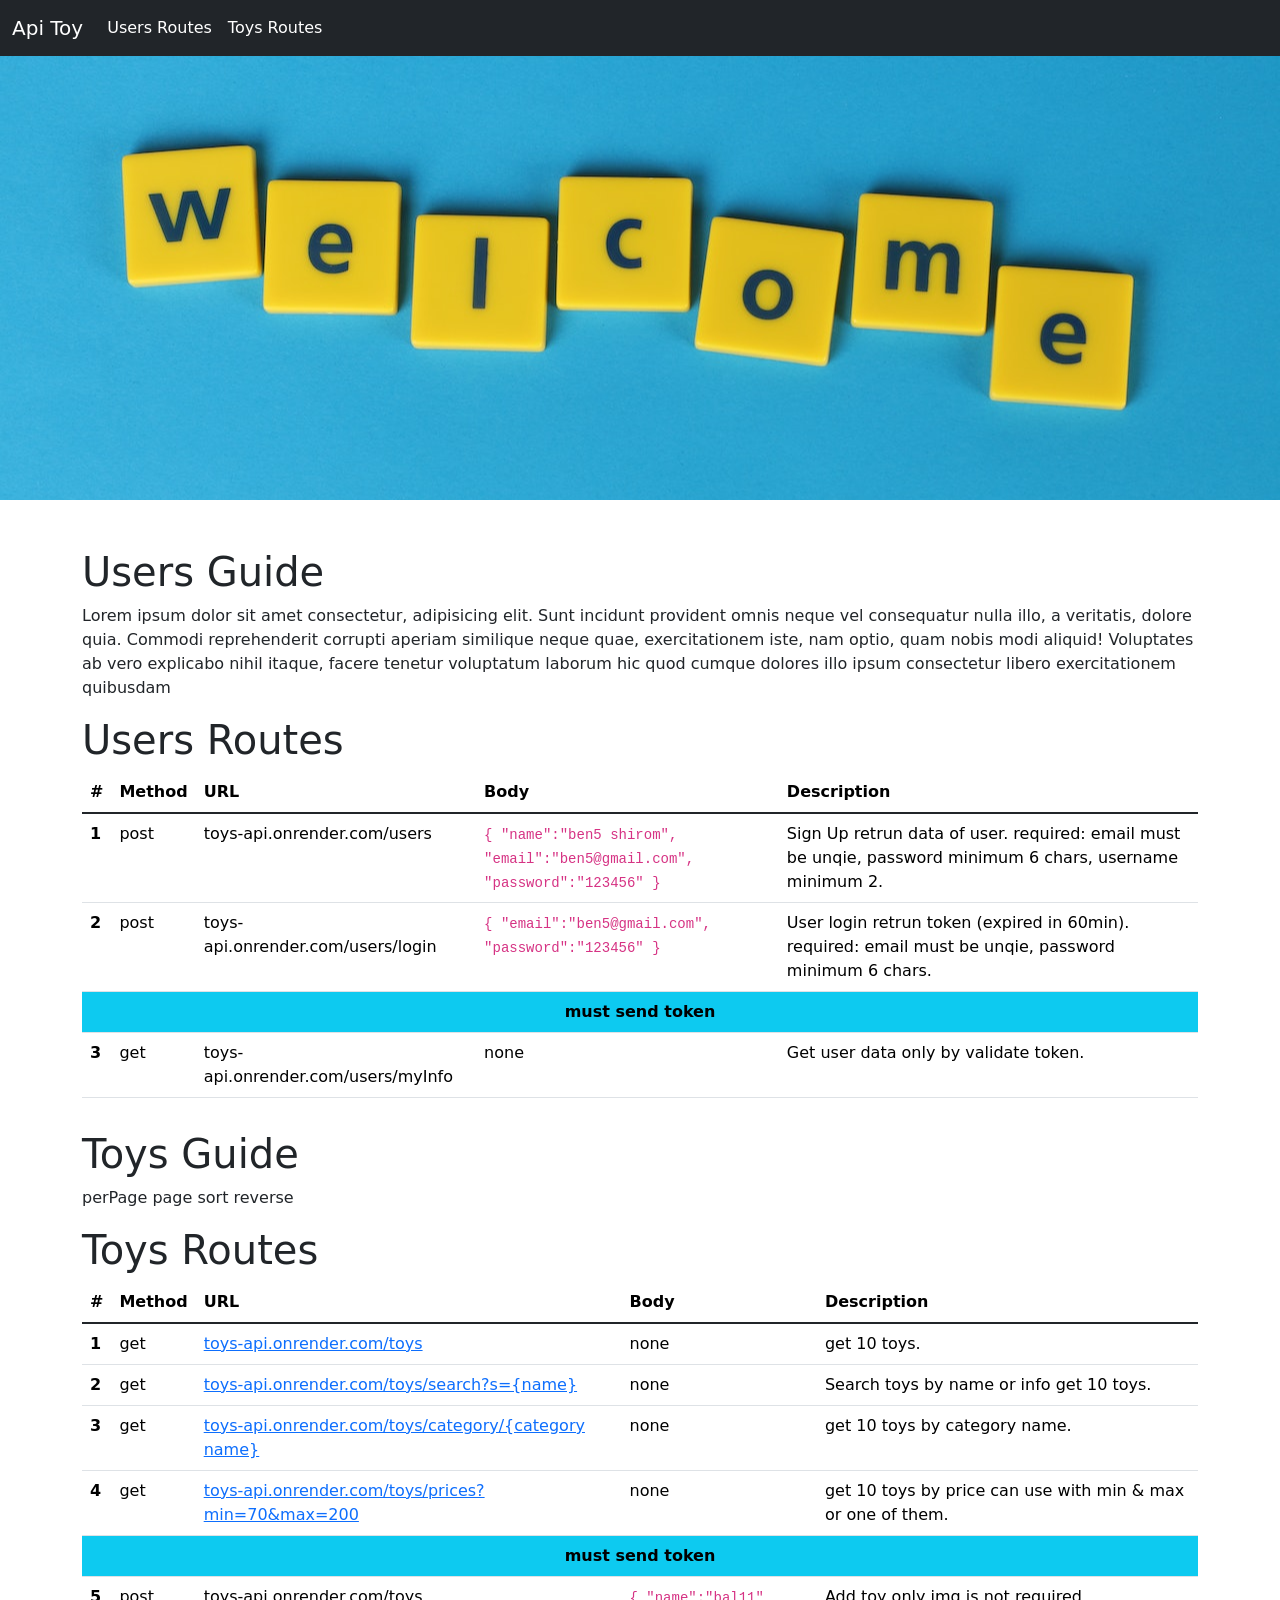
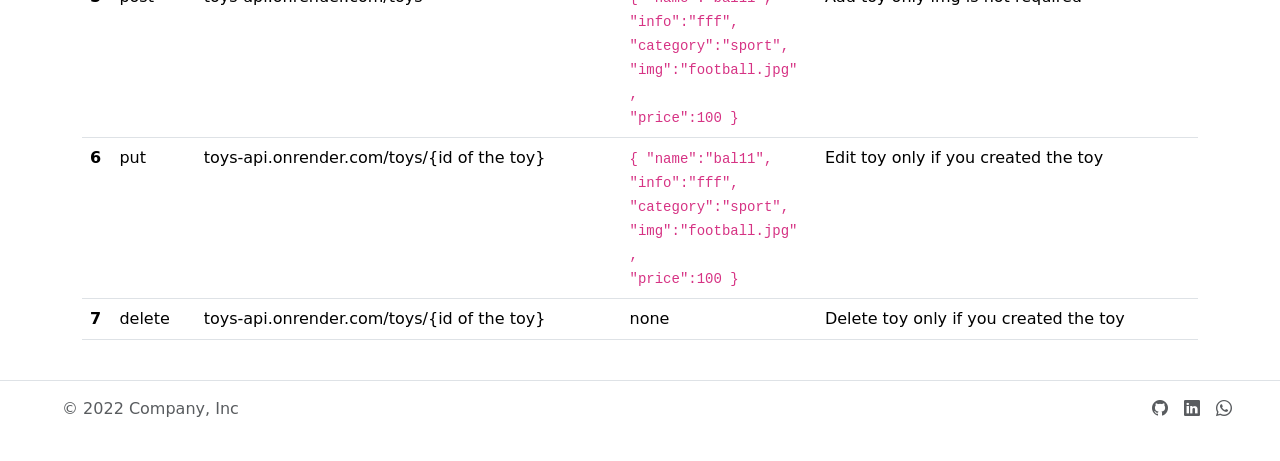
<file: public/index.html>
<!DOCTYPE html>
<html lang="en">

<head>
    <meta charset="UTF-8">
    <meta http-equiv="X-UA-Compatible" content="IE=edge">
    <meta name="viewport" content="width=device-width, initial-scale=1.0">
    <title>Toys Project</title>

    <link rel="apple-touch-icon" sizes="180x180" href="favicon/apple-touch-icon.png">
    <link rel="icon" type="image/png" sizes="32x32" href="favicon/favicon-32x32.png">
    <link rel="icon" type="image/png" sizes="16x16" href="favicon/favicon-16x16.png">
    <link rel="manifest" href="favicon/site.webmanifest">

    <link href="https://cdn.jsdelivr.net/npm/bootstrap@5.2.1/dist/css/bootstrap.min.css" rel="stylesheet"
        integrity="sha384-iYQeCzEYFbKjA/T2uDLTpkwGzCiq6soy8tYaI1GyVh/UjpbCx/TYkiZhlZB6+fzT" crossorigin="anonymous">
    <link rel="stylesheet" href="https://cdn.jsdelivr.net/npm/bootstrap-icons@1.9.1/font/bootstrap-icons.css">
    <link rel="stylesheet" href="index.css">


</head>

<body>
    <header>

        <nav class="navbar fixed-top navbar-expand-sm navbar-dark bg-dark ">
            <div class="container-fluid">
                <a class="navbar-brand" href="#">Api Toy</a>
                <button class="navbar-toggler" type="button" data-bs-toggle="collapse" data-bs-target="#navbarNav"
                    aria-controls="navbarNav" aria-expanded="false" aria-label="Toggle navigation">
                    <span class="navbar-toggler-icon"></span>
                </button>
                <div class="collapse navbar-collapse" id="navbarNav">
                    <ul class="navbar-nav">

                        <li class="nav-item">
                            <a class="nav-link active" href="#UsersGuide">Users Routes</a>
                        </li>
                        <li class="nav-item">
                            <a class="nav-link active" href="#ToysGuide">Toys Routes</a>
                        </li>

                    </ul>
                </div>
            </div>
        </nav>
    </header>

    <div class="strip"></div>
    <!-- main  -->



    <main class="container-fluid mt-5 ">
        <!-- Guide  -->
        <div class="container">
            <div>
                <h1 id="UsersGuide">Users Guide</h1>
            </div>
            <p>

                Lorem ipsum dolor sit amet consectetur, adipisicing elit. Sunt incidunt provident omnis neque vel
                consequatur
                nulla illo, a veritatis, dolore quia. Commodi reprehenderit corrupti aperiam similique neque quae,
                exercitationem iste, nam optio, quam nobis modi aliquid! Voluptates ab vero explicabo nihil itaque,
                facere
                tenetur voluptatum laborum hic quod cumque dolores illo ipsum consectetur libero exercitationem
                quibusdam
            </p>


        </div>
        <!-- Guide end  -->
        <!--Users  -->
        <div class="container-md my-3">
            <div>
                <h1 id="Users">Users Routes</h1>
            </div>
            <div class="table-responsive">

                <table class="table ">
                    <thead>
                        <tr>
                            <th scope="col">#</th>
                            <th scope="col">Method</th>
                            <th scope="col">URL</th>
                            <th scope="col">Body</th>
                            <th scope="col">Description</th>
                        </tr>
                    </thead>
                    <tbody class="table-group-divider">
                        <tr>
                            <th scope="row">1</th>
                            <td>post</td>
                            <td>toys-api.onrender.com/users</td>
                            <td>
                                <code> { "name":"ben5 shirom",
                             <br> "email":"ben5@gmail.com",
                                 "password":"123456" }</code>
                            </td>
                            <td>Sign Up retrun data of user. required: email must be unqie, password minimum 6 chars,
                                username minimum 2.</td>
                        </tr>
                        <tr>
                            <th scope="row">2</th>
                            <td>post</td>
                            <td>toys-api.onrender.com/users/login</td>
                            <td><code>{ "email":"ben5@gmail.com",
                                 "password":"123456" }</code>
                            </td>
                            <td>User login retrun token (expired in 60min). required: email must be unqie, password
                                minimum 6 chars.</td>
                        </tr>
                        <tr>
                            <td colspan="5" class="text-center text-bg-info text fw-bold ">must send token</td>
                        </tr>
                        <tr>
                            <th scope="row">3</th>
                            <td>get</td>
                            <td>toys-api.onrender.com/users/myInfo</td>
                            <td>none</td>
                            <td>Get user data only by validate token.</td>
                        </tr>

                    </tbody>
                </table>
            </div>
        </div>
        <!-- Users end  -->
        <!-- Guide  -->
        <div class="container">
            <div>
                <h1 id="ToysGuide">Toys Guide</h1>
            </div>
            <section>
                perPage page sort reverse
            </section>
        </div>
        <!-- Guide end  -->
        <!-- Toys -->
        <div class="container-md my-3">
            <div>
                <h1 id="Toys">Toys Routes</h1>
            </div>
            <div class="table-responsive">

                <table class="table">
                    <thead>
                        <tr>
                            <th scope="col">#</th>
                            <th scope="col">Method</th>
                            <th scope="col">URL</th>
                            <th scope="col">Body</th>
                            <th scope="col">Description</th>
                        </tr>
                    </thead>
                    <tbody class="table-group-divider">
                        <tr>
                            <th scope="row">1</th>
                            <td>get</td>
                            <td><a href="/toys">toys-api.onrender.com/toys</a></td>
                            <td>none</td>
                            <td>get 10 toys. </td>
                        </tr>
                        <tr>
                            <th scope="row">2</th>
                            <td>get</td>
                            <td><a href="/toys/search?s=ball">toys-api.onrender.com/toys/search?s={name}</a></td>
                            <td>none</td>
                            <td>Search toys by name or info get 10 toys.</td>
                        </tr>
                        <tr>
                            <th scope="row">3</th>
                            <td>get</td>
                            <td><a href="/toys/category/sea">toys-api.onrender.com/toys/category/{category name}</a>
                            </td>
                            <td>none</td>
                            <td>get 10 toys by category name.</td>
                        </tr>
                        <tr>
                            <th scope="row">4</th>
                            <td>get</td>
                            <td><a
                                    href="/toys/prices?min=70&max=200">toys-api.onrender.com/toys/prices?min=70&max=200</a>
                            </td>
                            <td>none</td>
                            <td>get 10 toys by price can use with min & max or one of them. </td>
                        </tr>
                        <tr>
                            <td colspan="5" class="text-center text-bg-info text fw-bold ">must send token</td>
                        </tr>
                        <tr>
                            <th scope="row">5</th>
                            <td>post</td>
                            <td>toys-api.onrender.com/toys</td>
                            <td> <code>{ "name":"bal11",
                                <br> "info":"fff",
                                <br> "category":"sport",
                                <br> "img":"football.jpg" ,
                                <br> "price":100 }
                            </code>
                            </td>
                            <td>Add toy only img is not required </td>
                        </tr>
                        <tr>
                            <th scope="row">6</th>
                            <td>put</td>
                            <td>toys-api.onrender.com/toys/{id of the toy}</td>
                            <td><code>{ "name":"bal11",
                                <br> "info":"fff",
                                <br> "category":"sport",
                                <br> "img":"football.jpg" ,
                                <br> "price":100 }
                            </code>
                            </td>
                            <td>Edit toy only if you created the toy </td>
                        </tr>
                        <tr>
                            <th scope="row">7</th>
                            <td>delete</td>
                            <td>toys-api.onrender.com/toys/{id of the toy}</td>
                            <td> none</td>
                            <td>Delete toy only if you created the toy </td>
                        </tr>
                    </tbody>
                </table>
            </div>
        </div>
        <!-- Toys end -->

    </main>
    <!-- main end -->
    <!-- footer -->
    <footer class="d-flex flex-wrap justify-content-between align-items-center py-3 my-4 border-top">
        <div class="col-md-4 d-flex align-items-center ms-4">
            <a href="/" class="mb-3 me-2 mb-md-0 text-muted text-decoration-none lh-1">
                <svg class="bi" width="30" height="24">
                    <use xlink:href="#bootstrap"></use>
                </svg>
            </a>
            <span class="mb-3 mb-md-0 text-muted">© 2022 Company, Inc</span>
        </div>

        <ul class="nav col-md-4 justify-content-end list-unstyled d-flex  me-5">
            <li class="ms-3"><a class="text-muted" target="_blank" href="https://github.com/benshirom"><i
                        class="bi bi-github"></i>
                </a></li>
            <li class="ms-3"><a class="text-muted" target="_blank" href="https://www.linkedin.com/in/ben-shirom"><i
                        class="bi bi-linkedin"></i>
                </a></li>
            <li class="ms-3"><a class="text-muted" target="_blank"
                    href="https://api.whatsapp.com/send?phone=9720527222768&amp;text=%D7%94%D7%99%D7%99%20%D7%91%D7%9F%20%D7%94%D7%92%D7%A2%D7%AA%D7%99%20%D7%93%D7%A8%D7%9A%20%D7%94%D7%90%D7%AA%D7%A8"><i
                        class="bi bi-whatsapp"></i>
                </a></li>
        </ul>
    </footer>
    <!-- footer end -->

    <!-- JavaScript Bundle with Popper -->
    <script src="https://cdn.jsdelivr.net/npm/bootstrap@5.2.1/dist/js/bootstrap.bundle.min.js"
        integrity="sha384-u1OknCvxWvY5kfmNBILK2hRnQC3Pr17a+RTT6rIHI7NnikvbZlHgTPOOmMi466C8"
        crossorigin="anonymous"></script>
</body>

</html>
</file>
<file: public/index.css>
.strip {
    height: 500px;
    width: 100%;
    background-image: url(pexels-ann-h-1888000.jpg);
    background-position: center;
    background-size: cover;
}




@media (min-width:2000px) {
    .strip {
        height: 700px;
    }
}
@media (min-width:1600px) {
    .strip {
        height: 600px;
    }
}
@media (max-width:620px) {
    .strip {
        height: 400px;
        background-size: contain;
        background-image: url(smallpexels-ann-h-1888000.jpg);
    }
}
</file>
